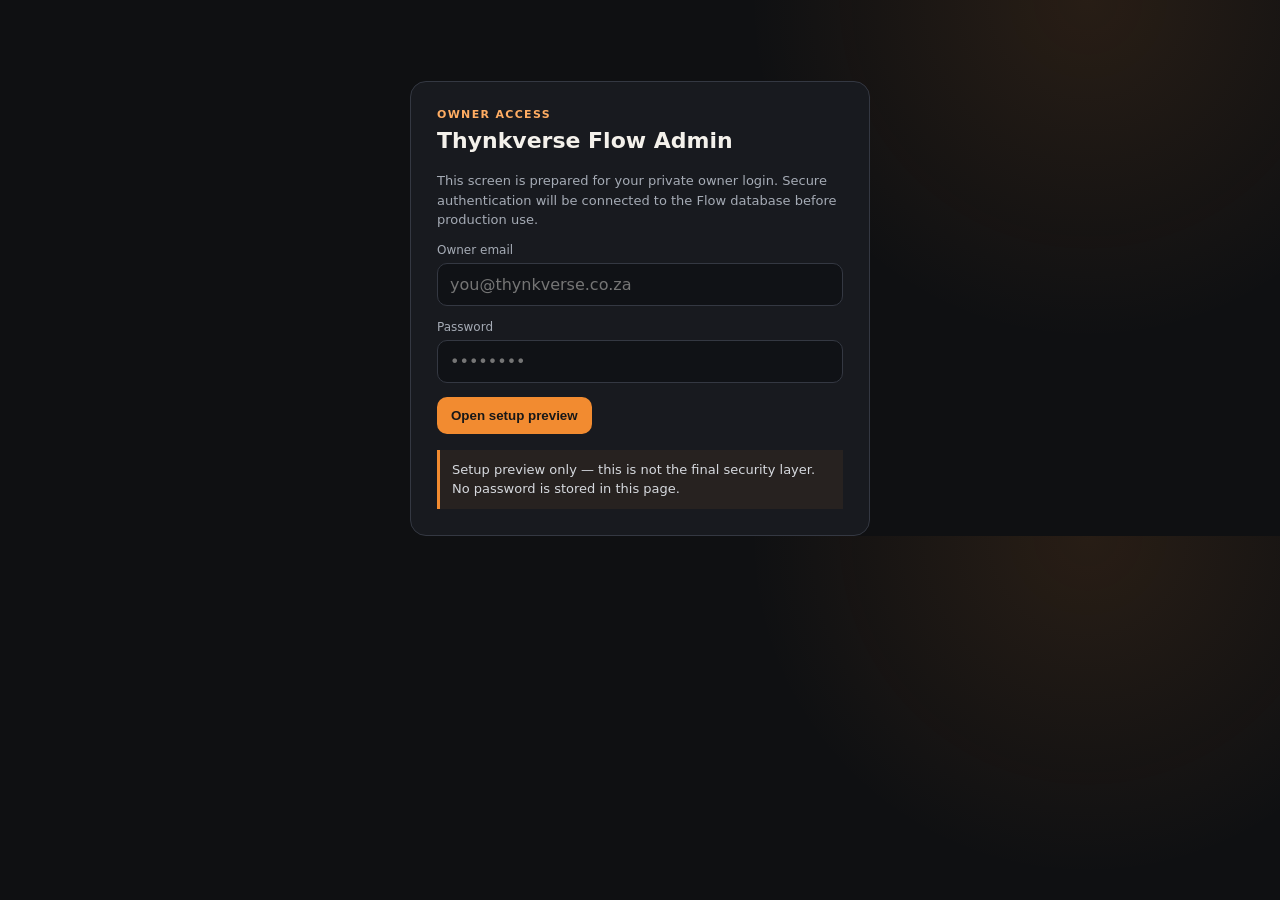
<file: admin.html>
<!doctype html>
<html lang="en">
<head>
<meta charset="utf-8"><meta name="viewport" content="width=device-width,initial-scale=1"><title>Thynkverse Flow — Owner</title>
<style>
:root{--bg:#0f1012;--panel:#181a1f;--panel2:#202329;--line:#343842;--text:#f4f1eb;--muted:#a5abb5;--accent:#f28b30;--ok:#67cf92}*{box-sizing:border-box}body{margin:0;background:radial-gradient(circle at 85% 0,rgba(242,139,48,.11),transparent 28%),var(--bg);color:var(--text);font-family:Inter,system-ui,-apple-system,Segoe UI,sans-serif}.shell{max-width:1050px;margin:auto;padding:24px}.brand{display:flex;gap:12px;align-items:center;margin-bottom:28px}.logo{width:44px;height:44px;display:grid;place-items:center;border-radius:13px;background:var(--accent);color:#151515;font-weight:900}.brand h1{margin:0;font-size:20px}.brand p{margin:3px 0 0;color:var(--muted);font-size:13px}.grid{display:grid;grid-template-columns:1fr .9fr;gap:18px}.card{background:var(--panel);border:1px solid var(--line);border-radius:16px;padding:20px}.eyebrow{text-transform:uppercase;letter-spacing:.12em;color:#ffad63;font-size:11px;font-weight:800}.card h2{margin:7px 0 18px;font-size:22px}.field{margin:0 0 14px}.field label{display:block;margin-bottom:6px;font-size:12px;color:var(--muted)}input,textarea,select{width:100%;border:1px solid var(--line);border-radius:10px;background:#101216;color:var(--text);padding:11px 12px;font:inherit;outline:none}input:focus,textarea:focus,select:focus{border-color:var(--accent)}textarea{min-height:88px;resize:vertical}.row{display:grid;grid-template-columns:1fr 1fr;gap:12px}.btn{border:0;border-radius:10px;background:var(--accent);color:#181818;padding:11px 14px;font-weight:800;cursor:pointer}.secondary{background:var(--panel2);color:var(--text);border:1px solid var(--line)}.preview{background:#101216;border:1px solid var(--line);border-radius:14px;padding:16px}.abbr{font-size:42px;font-weight:900;letter-spacing:.05em}.muted{color:var(--muted);font-size:13px;line-height:1.5}.url{margin-top:12px;background:var(--panel2);padding:11px;border-radius:10px;word-break:break-all;font-size:13px;color:#e9d5bf}.stack{display:flex;gap:8px;flex-wrap:wrap;margin-top:12px}.pill{border:1px solid var(--line);background:#121419;color:var(--muted);border-radius:999px;padding:6px 9px;font-size:12px}.notice{margin-top:16px;border-left:3px solid var(--accent);padding:10px 12px;background:rgba(242,139,48,.07);color:#d6d9de;font-size:13px;line-height:1.5}.status{margin-top:12px;color:var(--ok);font-size:13px}.login{max-width:460px;margin:9vh auto 0}.login .card{padding:26px}.hidden{display:none}@media(max-width:800px){.grid,.row{grid-template-columns:1fr}.shell{padding:16px}}
</style>
</head><body>
<div id="loginView" class="login"><div class="card"><div class="eyebrow">Owner access</div><h2>Thynkverse Flow Admin</h2><p class="muted">This screen is prepared for your private owner login. Secure authentication will be connected to the Flow database before production use.</p><div class="field"><label>Owner email</label><input id="loginEmail" type="email" placeholder="you@thynkverse.co.za"></div><div class="field"><label>Password</label><input id="loginPassword" type="password" placeholder="••••••••"></div><button class="btn" id="demoLogin">Open setup preview</button><div class="notice">Setup preview only — this is not the final security layer. No password is stored in this page.</div></div></div>
<div id="adminView" class="shell hidden"><div class="brand"><div class="logo">T</div><div><h1>Flow Company Creator</h1><p>Create a client identity and shareable Flow URL.</p></div></div><div class="grid"><div class="card"><div class="eyebrow">New client</div><h2>Company details</h2><div class="field"><label>Company name</label><input id="company" placeholder="Example: Remedy Debts"></div><div class="row"><div class="field"><label>Owner / director</label><input id="owner" placeholder="Full name"></div><div class="field"><label>Contact email</label><input id="email" type="email" placeholder="owner@company.co.za"></div></div><div class="row"><div class="field"><label>Industry</label><select id="industry"><option>Debt Review / Financial Services</option><option>Call Centre</option><option>Professional Services</option><option>Other</option></select></div><div class="field"><label>Preferred abbreviation</label><input id="manualAbbr" maxlength="8" placeholder="Auto-generated"></div></div><div class="field"><label>Products</label><input id="products" value="Debt Review, Removal, Mediation" placeholder="Comma separated"></div><div class="field"><label>Notes</label><textarea id="notes" placeholder="Anything specific about this client, their systems or operating model"></textarea></div><button class="btn" id="generate">Generate client access</button></div><div class="card"><div class="eyebrow">Client identity</div><h2>Preview</h2><div class="preview"><div id="abbr" class="abbr">—</div><div id="companyOut" style="font-weight:800;margin-top:4px">Company name</div><div id="ownerOut" class="muted">Owner</div><div class="stack" id="productPills"></div><div class="url" id="clientUrl">Your unique client URL will appear here.</div><div class="stack"><button class="btn secondary" id="openLink">Open client view</button><button class="btn secondary" id="copyLink">Copy link</button></div><div id="status" class="status"></div></div><div class="notice"><b>Planned production structure:</b><br>Each client will be saved against its abbreviation in the Flow database. Example: <b>/c/RDS</b>. You can update the company later without changing the link.</div></div></div></div>
<script>
const $=id=>document.getElementById(id);let current='';
$('demoLogin').onclick=()=>{$('loginView').classList.add('hidden');$('adminView').classList.remove('hidden')};
function makeAbbr(name){const clean=(name||'').trim().replace(/[^A-Za-z0-9 ]+/g,' ').replace(/\s+/g,' ');if(!clean)return'';const words=clean.split(' ').filter(Boolean);if(words.length===1)return words[0].slice(0,4).toUpperCase();const skip=new Set(['and','the','of','for','pty','ltd','inc','cc']);let a=words.filter(w=>!skip.has(w.toLowerCase())).map(w=>w[0]).join('').toUpperCase();if(a.length<2)a=words.map(w=>w[0]).join('').toUpperCase();return a.slice(0,6)}
function render(){const name=$('company').value.trim();const own=$('owner').value.trim();const manual=$('manualAbbr').value.trim().replace(/[^A-Za-z0-9]/g,'').toUpperCase();const ab=manual||makeAbbr(name);const prods=$('products').value.split(',').map(x=>x.trim()).filter(Boolean);$('abbr').textContent=ab||'—';$('companyOut').textContent=name||'Company name';$('ownerOut').textContent=own?`Owner: ${own}`:'Owner';$('productPills').innerHTML=prods.map(x=>`<span class="pill">${x}</span>`).join('');return {name,own,ab,prods}}
['company','owner','manualAbbr','products'].forEach(id=>$(id).addEventListener('input',render));
$('generate').onclick=()=>{const x=render();if(!x.name||!x.ab){$('status').textContent='Enter a company name first.';return}const u=new URL(location.origin+'/c/'+encodeURIComponent(x.ab));u.searchParams.set('name',x.name);if(x.own)u.searchParams.set('owner',x.own);if($('email').value.trim())u.searchParams.set('email',$('email').value.trim());if(x.prods.length)u.searchParams.set('products',x.prods.join('|'));current=u.toString();$('clientUrl').textContent=current;$('status').textContent='Client link generated.'};
$('openLink').onclick=()=>{if(current)window.open(current,'_blank')};$('copyLink').onclick=async()=>{if(!current)return;try{await navigator.clipboard.writeText(current);$('status').textContent='Link copied.'}catch{$('status').textContent='Copy is blocked here. Select and copy the URL above.'}};render();
</script></body></html>
</file>
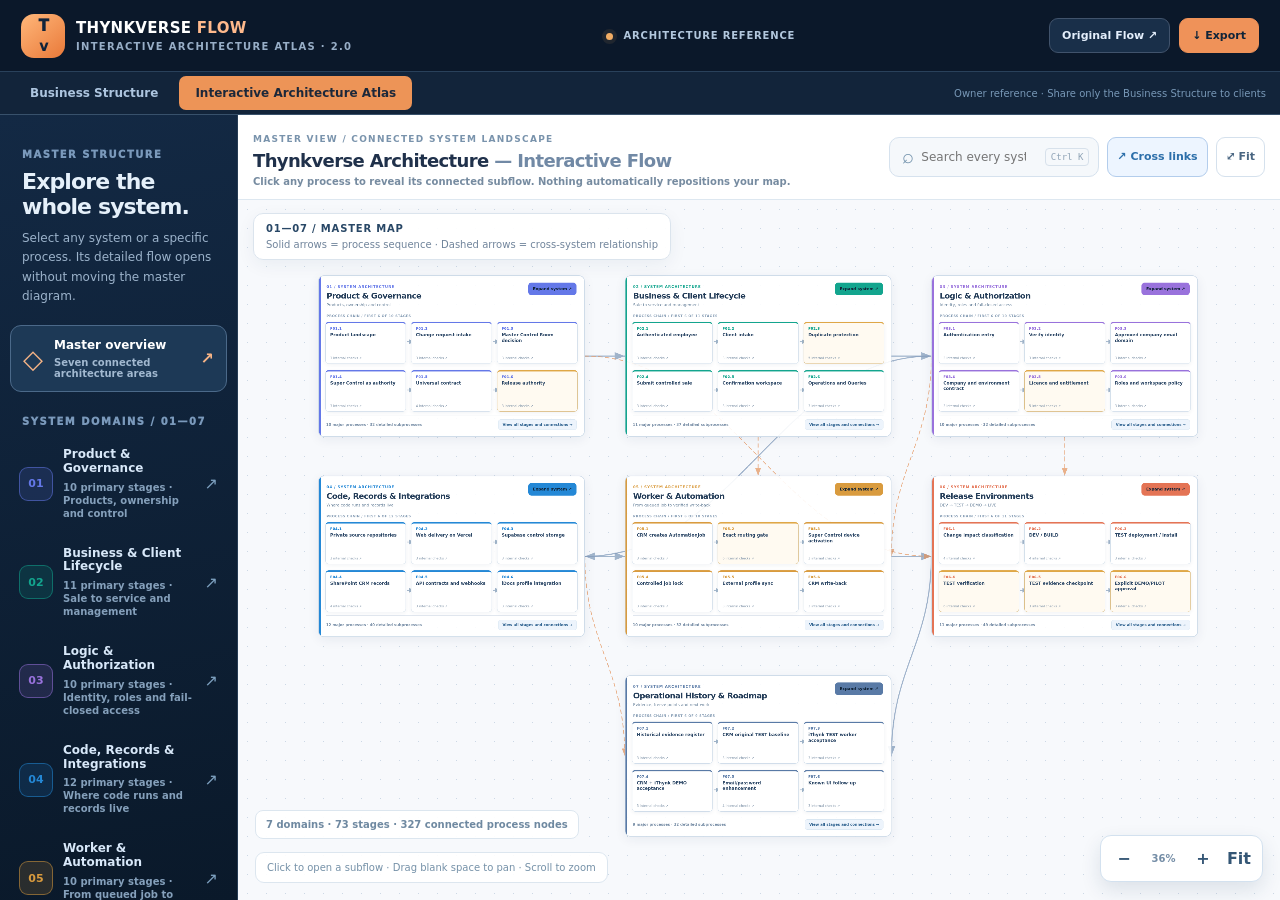
<file: architecture.html>
<!doctype html>
<html lang="en">
<head>
<meta charset="utf-8">
<meta name="viewport" content="width=device-width, initial-scale=1, viewport-fit=cover">
<meta name="theme-color" content="#0b182a">
<meta name="description" content="Thynkverse FLOW v2 — expandable business, authorization, integration, automation and release architecture, with stable navigation and real connected process diagrams.">
<title>THYNKVERSE FLOW | Interactive Architecture Atlas</title>
<link rel="stylesheet" href="flow-v2.css">
</head>
<body>
<header class="topbar">
  <div class="identity">
    <button class="mobile-menu icon-button" type="button" id="menuOpen" aria-label="Open flow navigation">☰</button>
    <span class="brandmark">T<span>V</span></span>
    <div class="brandname"><strong>THYNKVERSE <em>FLOW</em></strong><small>INTERACTIVE ARCHITECTURE ATLAS · 2.0</small></div>
  </div>
  <div class="app-tag"><i></i> ARCHITECTURE REFERENCE <span>· NOT LIVE TELEMETRY</span></div>
  <div class="top-actions">
    <a class="header-link" href="/business-flow.html" title="Preserved original business diagram">Original Flow ↗</a>
    <button class="header-btn" type="button" id="exportData">↓ Export</button>
  </div>
</header>
<nav class="atlas-tabs" aria-label="Flow sections"><a href="/">Business Structure</a><a href="/architecture" class="active" aria-current="page">Interactive Architecture Atlas</a><span>Owner reference · Share only the Business Structure to clients</span></nav>
<div class="shell">
  <div id="menuBackdrop" class="menu-backdrop"></div>
  <aside class="sidebar" id="sidebar">
    <div class="side-head">
      <p class="side-kicker">MASTER STRUCTURE</p>
      <h2>Explore the whole system.</h2>
      <p>Select any system or a specific process. Its detailed flow opens without moving the master diagram.</p>
    </div>
    <button type="button" class="all-map" id="allMap"><span class="all-map-icon">◇</span><span>Master overview<small>Seven connected architecture areas</small></span><b>↗</b></button>
    <p class="nav-kicker">SYSTEM DOMAINS / 01—07</p>
    <nav id="flowNavigation" class="flow-navigation" aria-label="Architecture system navigation"></nav>
    <div class="sidebar-div"></div>
    <p class="nav-kicker">JUMP TO A PROCESS</p>
    <div class="quicklinks">
      <button type="button" data-open="F06.8">Explicit LIVE approval <span>↗</span></button>
      <button type="button" data-open="F06.9">LIVE deployment <span>↗</span></button>
      <button type="button" data-open="F06.10">Audit, rollback & monitoring <span>↗</span></button>
      <button type="button" data-open="F05.2">Worker isolation gate <span>↗</span></button>
      <button type="button" data-open="F02.11">Supervisor / Main Focus <span>↗</span></button>
    </div>
    <div class="side-note"><b>Universal release authority</b><span>DEV → TEST → VERIFY → DEMO → VERIFY → LIVE. The diagram does not authorize or trigger any deployment.</span></div>
    <footer>Original Flow preserved · New architecture on draft branch</footer>
  </aside>

  <main class="workspace">
    <div class="toolbar">
      <div class="heading">
        <span class="overline">MASTER VIEW / CONNECTED SYSTEM LANDSCAPE</span>
        <h1>Thynkverse Architecture <span>— Interactive Flow</span></h1>
        <p>Click any process to reveal its connected subflow. Nothing automatically repositions your map.</p>
      </div>
      <div class="toolbar-controls">
        <label class="search-box" for="findProcess">
          <span aria-hidden="true">⌕</span>
          <input type="search" id="findProcess" placeholder="Search every system & step" autocomplete="off" aria-label="Search all architecture processes">
          <kbd>Ctrl K</kbd>
          <div id="searchMenu" class="search-menu" role="listbox" aria-label="Matching architecture processes"></div>
        </label>
        <button type="button" class="filter-btn on" id="linksToggle" aria-pressed="true">↗ Cross links</button>
        <button type="button" class="filter-btn" id="fitCanvas">⤢ Fit</button>
      </div>
    </div>
    <div class="canvas-wrap" id="canvasWrap">
      <div class="master-hint"><b>01—07 / MASTER MAP</b><span>Solid arrows = process sequence · Dashed arrows = cross-system relationship</span></div>
      <div id="viewport" class="viewport" aria-label="Pan and zoom master architecture diagram" tabindex="0">
        <div class="world" id="world">
          <svg id="masterEdges" class="master-edges" aria-hidden="true"></svg>
          <div class="regionLayer" id="regionLayer"></div>
        </div>
      </div>
      <div class="canvas-guidance">Click to open a subflow · Drag blank space to pan · Scroll to zoom</div>
      <div class="map-zoom">
        <button type="button" id="zoomOut" aria-label="Zoom out">−</button>
        <span id="zoomPercent">70%</span>
        <button type="button" id="zoomIn" aria-label="Zoom in">+</button>
        <button type="button" id="fitCanvas2" aria-label="Fit all groups">Fit</button>
      </div>
      <div class="map-stats" id="mapStats"></div>

      <section class="flow-window" id="flowWindow" role="dialog" aria-label="Expanded connected architecture subflow" aria-modal="false" hidden>
        <header class="flow-window-head">
          <div class="flow-window-identity"><span id="detailNum" class="detail-num">06</span><div><small id="detailKicker">FLOW / EXPANDED</small><h2 id="detailTitle">Release environments</h2><p id="detailSummary"></p></div></div>
          <div class="detail-actions">
            <button type="button" id="expandAll" class="detail-tool" title="Expand every nested process in this system">Expand all</button>
            <button type="button" id="collapseAll" class="detail-tool" title="Collapse all nested processes">Collapse all</button>
            <button type="button" id="copyNodeLink" class="detail-tool" title="Copy link to this stage">Share</button>
            <button type="button" id="closeFlow" class="close-flow" aria-label="Close expanded process">×</button>
          </div>
        </header>
        <div class="subgraph-hint">
          <span id="breadCrumb" class="breadcrumb">Master / System</span>
          <span>Click any node to open its details <b>at that node</b> · Only you control canvas movement.</span>
        </div>
        <div class="flow-scroll" id="flowScroll">
          <div id="flowMap" class="flow-map"></div>
        </div>
        <footer class="flow-window-foot">
          <span id="flowStats">0 connected processes</span>
          <span>Reference model · No operational writes</span>
        </footer>
      </section>
      <div id="toast" class="toast" role="status" aria-live="polite"></div>
    </div>
  </main>
</div>
<script src="architecture-data.js"></script>
<script src="architecture-expansion.js"></script>
<script src="flow-v2.js"></script>
</body>
</html>
</file>
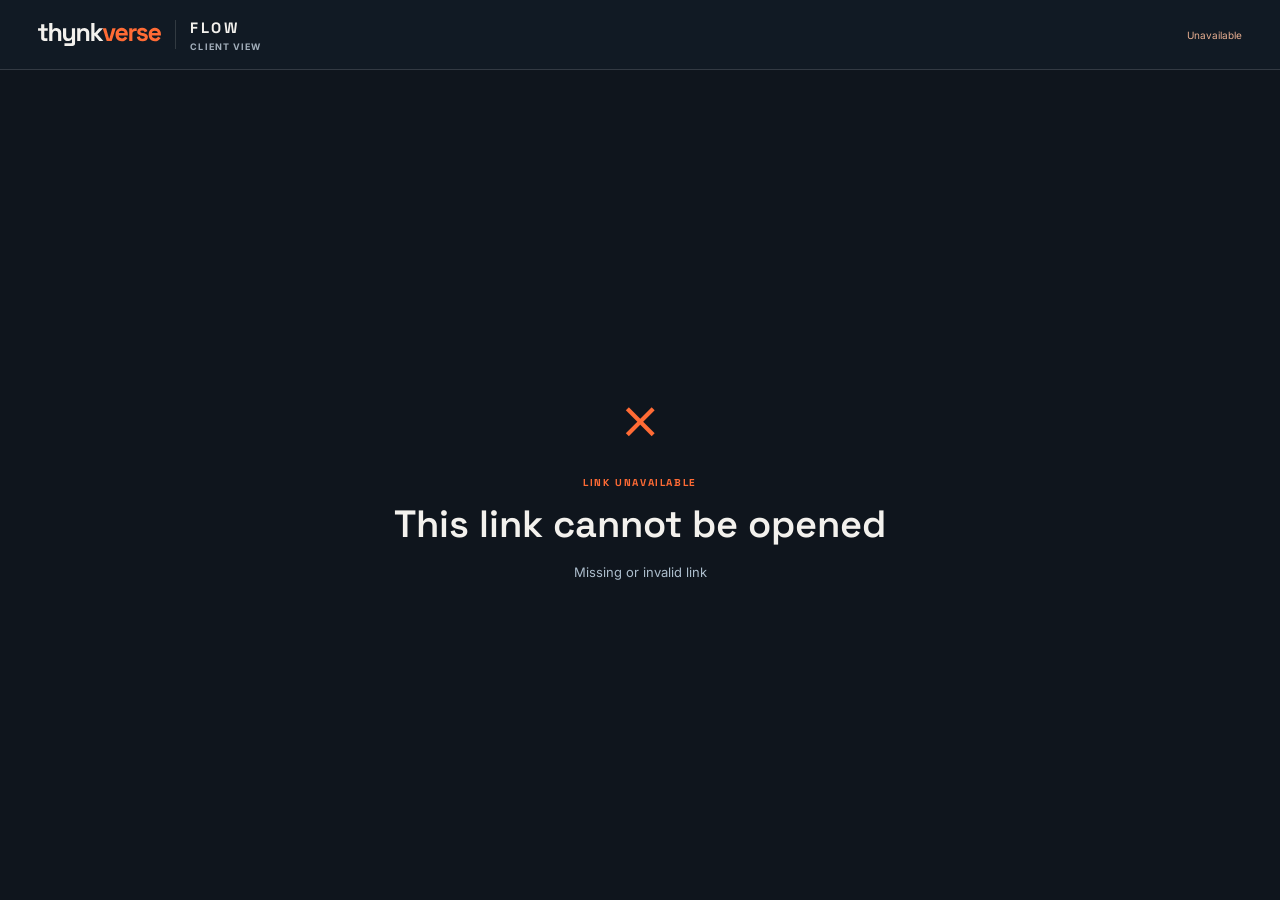
<file: share.html>
<!doctype html>
<html lang="en"><head><meta charset="utf-8"><meta name="viewport" content="width=device-width,initial-scale=1,viewport-fit=cover"><meta name="theme-color" content="#0F151D"><meta name="robots" content="noindex,nofollow"><title>Shared business diagram · Thynkverse Flow</title>
<link rel="preconnect" href="https://fonts.googleapis.com"><link rel="preconnect" href="https://fonts.gstatic.com" crossorigin><link href="https://fonts.googleapis.com/css2?family=Inter:wght@400;500;600;700&family=Space+Grotesk:wght@400;500;600;700&display=swap" rel="stylesheet">
<link rel="stylesheet" href="flow-library.css"><link rel="stylesheet" href="flow-share.css"></head>
<body>
<header class="appbar"><div class="brand"><img src="assets/thynkverse-flow-wordmark.svg" alt="Thynkverse"><span class="brand-rule"></span><div class="flowbrand">FLOW <small>CLIENT VIEW</small></div></div><span id="expiryLabel" class="expiry-label">Secure view · checking link</span></header>
<main class="share-main">
 <section id="shareLoading" class="access-message"><div class="access-logo">◇</div><span class="eyebrow">PRIVATE SNAPSHOT</span><h1>Opening your business diagram</h1><p>Validating the link and its expiry.</p></section>
 <section id="shareError" class="access-message" hidden><div class="access-logo">×</div><span class="eyebrow">LINK UNAVAILABLE</span><h1 id="errorTitle">This link cannot be opened</h1><p id="errorText">Request a new diagram link from the sender.</p></section>
 <section id="shareView" class="share-view" hidden>
  <div class="share-top"><div><span class="eyebrow" id="shareIndustry">BUSINESS DIAGRAM</span><h1 id="shareName">Business process</h1></div><div class="share-badges"><span>Read-only snapshot</span><span id="shareExpiry"></span></div></div>
  <div class="share-canvas"><div class="editor-guidance">Drag the background to move · Tap a process to read its definition</div><div class="pan-viewport" id="shareViewport" tabindex="0" aria-label="Read-only business structure diagram"><div id="shareWorld" class="diagram-world"><svg class="edge-svg" id="shareEdges" aria-hidden="true"></svg><div id="shareNodes" class="diagram-nodes"></div></div></div>
  <div class="zoom-controls"><button id="shareMinus" type="button">−</button><span id="shareScale">100%</span><button id="sharePlus" type="button">+</button><button id="shareFit" type="button">Fit</button></div>
  <div class="drawer-scrim" id="shareScrim"></div><aside id="shareDetails" class="glass-drawer right" aria-label="Process definition" aria-hidden="true"><div class="drawer-heading"><div><span class="eyebrow">PROCESS DETAILS</span><h2 id="shareDetailTitle">Process</h2><p>Read-only diagram information</p></div><button id="shareCloseDetails" class="x" aria-label="Close details">×</button></div><div id="shareDetailBody" class="drawer-body"></div></aside>
  </div>
  <p class="client-disclaimer">This is a fixed, read-only snapshot. Changes made after the link was issued are not included. Cross-diagram links may require a separate shared diagram.</p>
 </section>
</main>
<script src="flow-share.js"></script>
</body></html>
</file>
<file: flow-v2.css>
/* Thynkverse FLOW v2 — stable spatial overview + connected in-place process expansion */
:root{--navy:#101e30;--navy2:#172e48;--orange:#ef9259;--ink:#20314b;--text:#243b55;--muted:#72869d;--border:#dce5ef;--paper:#f5f8fc;--flow:#597fc5;--top:72px;--sidebar:272px}
*{box-sizing:border-box}
html,body{margin:0;min-height:100%;font-family:Inter,ui-sans-serif,system-ui,-apple-system,BlinkMacSystemFont,"Segoe UI",sans-serif;background:#f3f7fb;color:var(--ink);overscroll-behavior:none}
button,input{font:inherit}button{cursor:pointer}button:focus-visible,input:focus-visible,a:focus-visible{outline:3px solid #73adf6;outline-offset:2px}
a{text-decoration:none;color:inherit}button{touch-action:manipulation}
.topbar{height:var(--top);background:#0b182a;display:flex;align-items:center;justify-content:space-between;gap:22px;color:#fff;padding:0 21px;border-bottom:1px solid #29415b;position:relative;z-index:50}
.identity{display:flex;align-items:center;gap:11px;min-width:0}.brandmark{display:grid;place-items:center;width:44px;height:44px;flex-shrink:0;background:linear-gradient(140deg,#ffb77a,#e97939);color:#11243b;border-radius:13px;font-size:15px;font-weight:1000;letter-spacing:-.09em}.brandmark span{font-size:11px}.brandname strong{display:block;font-size:15px;letter-spacing:.02em;white-space:nowrap}.brandname em{font-style:normal;color:#ffb98c}.brandname small{display:block;font-size:10px;letter-spacing:.13em;color:#98aec7;font-weight:850;margin-top:4px}
.app-tag{font-size:10px;letter-spacing:.08em;white-space:nowrap;color:#b2c7dd;font-weight:800}.app-tag i{display:inline-block;vertical-align:middle;width:7px;height:7px;border-radius:50%;background:#f2ad65;box-shadow:0 0 0 4px rgba(242,173,101,.09);margin-right:6px}.app-tag span{color:#6f899f}
.top-actions{display:flex;gap:9px;align-items:center}.header-link,.header-btn{border-radius:9px;border:1px solid #41536c;background:#192f49;color:#e4effc;padding:10px 12px;font-size:11px;font-weight:800;white-space:nowrap}.header-link:hover,.header-btn:hover{background:#264564;border-color:#7291b5}.header-btn{background:var(--orange);border-color:var(--orange);color:#0f2439}.header-btn:hover{background:#ffaf77;color:#0f2439}.mobile-menu{display:none}
.shell{height:calc(100dvh - var(--top));display:grid;grid-template-columns:var(--sidebar) minmax(0,1fr);min-height:0}
.sidebar{overflow:auto;padding:22px 15px 28px;background:linear-gradient(170deg,#132944,#0a192a);color:#e5f0fa;border-right:1px solid #263c54}
.side-head{padding:5px 12px 19px}.side-head h2{margin:10px 0;font-size:22px;line-height:1.12;letter-spacing:-.04em}.side-head p:not(.side-kicker){font-size:12px;line-height:1.6;color:#9cb3cb;margin:0}.side-kicker,.nav-kicker{text-transform:uppercase;letter-spacing:.15em;font-size:10px;font-weight:950;color:#7a99bb}.nav-kicker{margin:24px 12px 10px}
.all-map{width:100%;display:flex;align-items:center;gap:11px;background:#1d3956;color:#fff;border:1px solid #4b6989;border-radius:11px;padding:12px;text-align:left}.all-map:hover{background:#274e71}.all-map-icon{color:#f6b486;font-size:26px;font-weight:300;line-height:1}.all-map>span:nth-child(2){flex:1;font-size:12px;font-weight:900}.all-map small{font-size:10px;display:block;font-weight:550;margin-top:5px;color:#a2b9d0}.all-map>b{color:#f7b486}
.flow-navigation{display:grid;gap:5px}.nav-flow{width:100%;display:flex;align-items:center;gap:10px;background:transparent;border:1px solid transparent;border-radius:11px;padding:10px 8px;color:#d8e8f9;text-align:left;transition:background .12s}.nav-flow:hover,.nav-flow.active{background:#1a3858;border-color:#405c7e}.nav-number{display:grid;place-items:center;width:34px;height:34px;flex:0 0 auto;color:var(--accent);background:color-mix(in srgb,var(--accent) 15%,transparent);border:1px solid color-mix(in srgb,var(--accent) 52%,transparent);border-radius:9px;font-weight:900;font-size:11px}.nav-name{display:block;font-size:12px;font-weight:850;line-height:1.15}.nav-name small{display:block;color:#85a0bb;font-size:10px;font-weight:650;line-height:1.3;margin-top:5px}.nav-caret{margin-left:auto;color:#7c9fbe}.sidebar-div{height:1px;background:#304965;margin:20px 8px 0}
.quicklinks{display:grid;gap:6px;margin:0 8px}.quicklinks button{display:flex;align-items:center;justify-content:space-between;gap:7px;text-align:left;padding:9px 10px;background:#132c49;border:1px solid #334f6f;border-radius:8px;color:#b8cee5;font-size:11px;font-weight:700}.quicklinks button:hover{border-color:#7aa3ce;color:#fff}.quicklinks button span{color:#efaa78}
.side-note{margin:24px 8px 15px;border:1px solid #62533f;border-radius:11px;padding:12px 13px;background:rgba(241,154,79,.07);display:grid;gap:5px;font-size:11px;line-height:1.5;color:#aabed2}.side-note b{color:#ffba83}.sidebar footer{font-size:10px;color:#708eac;margin:20px 11px}
.workspace{display:flex;flex-direction:column;min-width:0;overflow:hidden}.toolbar{display:flex;gap:22px;align-items:center;justify-content:space-between;flex-wrap:wrap;padding:17px 21px 16px;background:#fff;border-bottom:1px solid #dde7f0;z-index:23}.overline{font-size:9px;letter-spacing:.14em;color:#7993ac;font-weight:900}.heading h1{font-size:21px;margin:4px 0 4px;font-weight:900;line-height:1.2;letter-spacing:-.035em}.heading h1 span{color:#7189a5;font-weight:700}.heading p{color:#768ba0;font-size:11px;margin:0;font-weight:550}
.toolbar-controls{display:flex;gap:8px;align-items:center;flex-wrap:wrap}
.search-box{position:relative;display:flex;align-items:center;width:260px;min-height:40px;border:1px solid #d6e2ee;background:#f5f8fb;border-radius:10px;color:#7191ab}.search-box>span{font-size:20px;margin-left:12px;margin-top:-2px}.search-box:focus-within{border-color:#76a9f1;box-shadow:0 0 0 3px rgba(76,136,220,.10)}.search-box input{outline:none;border:0;background:transparent;padding:9px 7px;flex:1;min-width:30px;font-size:12px;color:#213e5b}.search-box kbd{border:1px solid #d7e1eb;border-radius:4px;margin-right:9px;padding:3px 5px;color:#8fa3b6;font-size:9px;white-space:nowrap}
.filter-btn{border-radius:9px;border:1px solid #d5e1ed;background:#fff;color:#4a6682;padding:10px 11px;font-size:11px;font-weight:850;min-height:40px}.filter-btn:hover{background:#edf5ff}.filter-btn.on{border-color:#b3cdec;background:#edf5ff;color:#2d6faa}
.search-menu{position:absolute;left:0;top:46px;width:min(520px,90vw);max-height:420px;overflow:auto;background:#fff;border:1px solid #d2e2ef;border-radius:12px;box-shadow:0 22px 54px rgba(14,38,69,.22);padding:6px;display:none;z-index:85}.search-menu.open{display:block}.search-item{display:grid;gap:5px;width:100%;border:0;border-radius:8px;background:transparent;text-align:left;padding:10px;color:#244264}.search-item:hover{background:#edf5fb}.search-item small{font-weight:850;font-size:9px;letter-spacing:.06em;color:#7293b4}.search-item strong{font-weight:850;font-size:12px}.search-item span{font-size:10px;color:#738ca4;line-height:1.4}.no-result{padding:20px 12px;color:#66829e;font-size:12px}
.canvas-wrap{position:relative;flex:1;min-height:0;overflow:hidden;background-color:#f7f9fc;background-image:radial-gradient(#ccd8e5 .9px,transparent 1px);background-size:19px 19px}
.viewport{position:absolute;inset:0;overflow:hidden;touch-action:none;cursor:grab}.viewport.dragging{cursor:grabbing}.world{position:absolute;top:0;left:0;transform-origin:0 0;will-change:transform}.regionLayer{position:absolute;top:0;left:0}.master-edges{position:absolute;top:0;left:0;overflow:visible;pointer-events:none}
.master-hint{position:absolute;left:15px;top:13px;display:grid;gap:5px;z-index:10;background:rgba(255,255,255,.94);border:1px solid #dbe4ed;border-radius:10px;padding:9px 12px;pointer-events:none;box-shadow:0 5px 18px rgba(23,47,77,.06)}.master-hint b{font-size:10px;color:#284766;letter-spacing:.08em}.master-hint span{font-size:10px;color:#70849b}
.canvas-guidance{position:absolute;bottom:17px;left:17px;color:#7591a8;background:rgba(255,255,255,.92);padding:9px 11px;font-size:10px;border:1px solid #dce6ef;border-radius:9px;z-index:10;pointer-events:none}.map-stats{position:absolute;bottom:61px;left:17px;color:#6f89a1;font-size:10px;font-weight:800;background:rgba(255,255,255,.94);border:1px solid #dce6ef;border-radius:8px;padding:8px 10px;z-index:10;pointer-events:none}
.map-zoom{position:absolute;right:17px;bottom:18px;z-index:11;display:flex;align-items:center;background:#fff;border:1px solid #d3e1ef;border-radius:11px;padding:5px;box-shadow:0 8px 20px rgba(26,57,89,.12)}.map-zoom button{border:0;border-radius:7px;background:transparent;color:#345675;min-width:36px;height:35px;font-size:16px;font-weight:900}.map-zoom button:hover{background:#edf5fd}.map-zoom span{min-width:43px;text-align:center;font-size:10px;color:#748da6;font-weight:900}
.region{position:absolute;width:735px;height:445px;padding:18px 21px;border:2px solid #cfdce9;border-radius:16px;background:rgba(255,255,255,.90);box-shadow:0 8px 32px rgba(24,47,78,.07);z-index:2;overflow:hidden}
.region::before{content:"";position:absolute;inset:0 auto 0 0;width:5px;background:var(--accent)}
.region-title-row{display:flex;justify-content:space-between;align-items:flex-start;gap:14px}.region-eyebrow{font-size:10px;letter-spacing:.12em;color:var(--accent);font-weight:900}.region h2{font-size:22px;line-height:1.2;letter-spacing:-.04em;margin:5px 0 4px;color:#233c58}.region-summary{font-size:11px;color:#7189a0;line-height:1.4;max-width:550px}.region-open{flex:0 0 auto;border-radius:9px;background:var(--accent);border:1px solid var(--accent);color:#112438;font-weight:900;font-size:11px;padding:10px 12px}.region-open:hover{filter:brightness(1.05)}.region-small-count{font-size:9px;color:#8aa0b7;text-transform:uppercase;font-weight:850;letter-spacing:.09em;margin-top:17px}
.region-preview{position:absolute;inset:126px 18px 67px 18px;display:grid;grid-template-columns:repeat(3,minmax(0,1fr));grid-template-rows:repeat(2,1fr);gap:17px 14px}
.preview-step{display:flex;flex-direction:column;align-items:flex-start;gap:5px;text-align:left;border:1px solid #cbd9e7;border-top:4px solid var(--accent);background:#fff;color:#2d4867;border-radius:9px;padding:10px 12px;min-width:0;box-shadow:0 3px 12px rgba(24,53,86,.06);z-index:2;position:relative}
.preview-step:hover{border-color:var(--accent);background:color-mix(in srgb,var(--accent) 6%,white)}
.preview-step .preview-code{font-size:9px;color:var(--accent);font-weight:950;letter-spacing:.09em}
.preview-step strong{font-size:12px;line-height:1.32;max-height:45px;overflow:hidden}.preview-step small{font-size:9px;color:#8598ac;margin-top:auto}.preview-step.decision{border-color:#d5b374;border-top-color:#dfa747;background:#fffaf1}
.region-bottom{position:absolute;left:20px;right:20px;bottom:17px;border-top:1px solid #e1e7ef;padding-top:11px;display:flex;align-items:center;justify-content:space-between;gap:12px}.region-bottom span{color:#798fa7;font-size:10px;font-weight:800}.region-bottom button{background:#edf4fc;border:1px solid #d6e4f0;color:#326592;border-radius:7px;padding:8px 11px;font-size:10px;font-weight:850}.region-bottom button:hover{background:#dae9fb}.overview-edge{stroke:#829bbb;stroke-width:3.1;fill:none;stroke-linecap:round;stroke-linejoin:round;opacity:.73}.overview-edge.cross{stroke:#e4935b;stroke-width:2.3;stroke-dasharray:10 9;opacity:.7}.overview-edge.hidden-cross{opacity:0}.edge-label-box{fill:#fff;stroke:#d2dfe9;stroke-width:1}.edge-label{fill:#536d88;font-size:15px;font-weight:900}
.flow-window{position:absolute;top:17px;left:17px;width:min(1130px,calc(100% - 34px));height:min(770px,calc(100% - 34px));background:#fff;border:1px solid #bacde1;border-radius:16px;z-index:27;display:flex;flex-direction:column;box-shadow:0 25px 88px rgba(13,35,61,.25);overflow:hidden}
.flow-window[hidden]{display:none}.flow-window-head{flex:0 0 auto;display:flex;align-items:center;justify-content:space-between;gap:16px;padding:15px 18px;background:#fdfefe;border-bottom:1px solid #e0e7ee}
.flow-window-identity{display:flex;gap:11px;align-items:center;min-width:0}.detail-num{flex:0 0 auto;width:45px;height:45px;border-radius:11px;border:1px solid color-mix(in srgb,var(--accent) 50%,transparent);background:color-mix(in srgb,var(--accent) 14%,white);display:grid;place-items:center;color:var(--accent);font-weight:950;font-size:15px}.flow-window-identity small{font-weight:950;letter-spacing:.15em;color:var(--accent);font-size:9px}.flow-window-identity h2{font-size:19px;line-height:1.2;margin:3px 0;letter-spacing:-.03em;color:#1c3450}.flow-window-identity p{font-size:10px;color:#6e869e;margin:0;line-height:1.4;max-width:630px}
.detail-actions{display:flex;align-items:center;gap:6px}.detail-tool{border:1px solid #d5e0eb;border-radius:8px;padding:9px 10px;background:#f5f8fc;color:#3a6289;font-size:11px;font-weight:850;white-space:nowrap}.detail-tool:hover{background:#e4effb}.close-flow{border:1px solid #d8e3ec;border-radius:9px;width:35px;height:35px;background:#f1f5f9;color:#435e78;font-weight:850;font-size:21px}.close-flow:hover{background:#ffece0;color:#b35428}
.subgraph-hint{display:flex;align-items:center;justify-content:space-between;gap:10px;padding:9px 19px;border-bottom:1px solid #e4ebf2;background:#f8fafd;font-size:10px;color:#8496a9}.subgraph-hint b{color:#486a8d}.breadcrumb{font-weight:850;color:#3b617f}.flow-scroll{flex:1;min-height:0;overflow:auto;overscroll-behavior:contain;padding:24px 22px 40px;background-color:#f8fafc;background-image:radial-gradient(#d7e2ed .8px,transparent 1px);background-size:18px 18px;scroll-behavior:auto}
.flow-map{position:relative;min-width:950px;min-height:100px}.flow-sequence{position:relative;display:grid;grid-template-columns:repeat(3,minmax(0,1fr));gap:77px 22px;align-items:start;z-index:2}.inner-edges{position:absolute;inset:0;overflow:visible;pointer-events:none;z-index:1}.inner-edge{fill:none;stroke:#91a8bd;stroke-width:2.4;stroke-linecap:round;opacity:.75}.stage-cell{position:relative;min-width:0;z-index:2}
.stage-node{display:block;width:100%;min-height:143px;text-align:left;border-radius:11px;background:#fff;padding:13px 14px;color:#203b56;border:1px solid #cfdeeb;border-left:5px solid var(--accent);box-shadow:0 5px 19px rgba(17,44,73,.08);position:relative;z-index:3}
.stage-node:hover,.tree-node:hover{border-color:var(--accent);box-shadow:0 9px 23px rgba(21,52,79,.13)}.stage-node.open{outline:2px solid color-mix(in srgb,var(--accent) 65%,white);outline-offset:1px;background:color-mix(in srgb,var(--accent) 4%,white)}.stage-node.featured{border-color:#efba75;background:#fffaf2}
.node-topline{display:flex;align-items:center;justify-content:space-between;gap:9px}.node-id{font-size:10px;font-weight:950;letter-spacing:.06em;color:var(--accent)}.node-state{background:#ecf3fa;border-radius:999px;color:#5e7a98;font-size:9px;font-weight:800;padding:4px 7px;white-space:nowrap}.node-state.verified{color:#1b8876;background:#e0f8ee}.node-state.frozen{color:#6572b4;background:#eff0ff}.node-state.gate{color:#b46c25;background:#fff0df}.node-state.pending{color:#b26446;background:#ffeee7}.node-state.planned{color:#795c9d;background:#f2ecfb}
.stage-node h3{font-size:14px;line-height:1.28;margin:11px 0 8px;font-weight:900;letter-spacing:-.02em}.node-descr{font-size:11px;line-height:1.5;color:#71869b;margin:0 0 7px}.node-meta{display:flex;align-items:center;justify-content:space-between;gap:8px;border-top:1px solid #e8edf2;padding-top:8px;margin-top:9px;font-size:10px;color:#758aa0;font-weight:850}.expander{font-weight:950;color:var(--accent)}
.flow-cell-links{display:flex;gap:5px;flex-wrap:wrap;margin:9px 2px 0;position:relative;z-index:4}.cross-chip{border:1px dashed color-mix(in srgb,var(--accent) 65%,#fff);color:#476784;background:color-mix(in srgb,var(--accent) 6%,white);font-size:9px;padding:6px 7px;border-radius:7px;font-weight:800}.cross-chip:hover{background:#e8f3ff}
.branch-tree{margin:18px 0 0;padding:15px 0 1px 15px;border-left:2px solid color-mix(in srgb,var(--accent) 50%,#dce5ef);position:relative}.branch-tree::before{content:"";position:absolute;top:0;left:-2px;width:15px;border-top:2px solid color-mix(in srgb,var(--accent) 55%,#dce5ef)}
.branch-caption{display:block;font-size:10px;font-weight:950;letter-spacing:.12em;color:var(--accent);margin:0 0 14px}.tree-list{display:grid;gap:12px}.tree-wrap{position:relative}.tree-wrap::before{content:"";position:absolute;top:32px;left:-15px;width:15px;border-top:2px solid color-mix(in srgb,var(--accent) 38%,#dce5ef)}
.tree-node{width:100%;text-align:left;background:#fff;border:1px solid #d4e0eb;border-radius:9px;padding:11px 12px;color:#24425e;display:grid;gap:7px;box-shadow:0 3px 13px rgba(27,52,83,.05)}
.tree-node strong{font-size:11px;line-height:1.34}.tree-node span{font-size:10px;line-height:1.45;color:#6e849b}.tree-node .tree-node-top{display:flex;align-items:center;gap:9px}.tree-node .tree-node-top b{font-size:9px;color:var(--accent);letter-spacing:.06em}.tree-node .tree-node-top em{font-size:9px;font-style:normal;color:#7694b1;margin-left:auto}.tree-wrap[aria-expanded="true"]>.tree-node{border-color:var(--accent);background:color-mix(in srgb,var(--accent) 4%,white)}
.tree-node.decision-box{background:#fffaf3;border-color:#d9ac6d}.diamond-mark{width:14px;height:14px;transform:rotate(45deg);background:#ffda9a;border:2px solid #c99042;display:inline-block;margin:0 4px 0 1px}
.branch-tree.nested{margin-top:12px;padding-left:12px}.branch-tree.nested .tree-wrap::before{left:-12px;width:12px}
.decision-outcomes{margin:13px 0 4px;display:grid;gap:9px;grid-template-columns:1fr 1fr}.outcome{border-radius:9px;padding:11px 9px;background:#f4fbf8;border:1px solid #b9dfcd;display:grid;align-content:start;gap:7px;text-align:left;min-height:116px;color:#31596c}.outcome.no{border-color:#e6c3bd;background:#fff5f1}.outcome .outcome-label{font-size:9px;font-weight:1000;letter-spacing:.07em;color:#15866c}.outcome.no .outcome-label{color:#ba6a47}.outcome strong{font-size:10px;line-height:1.3}.outcome small{font-size:9px;line-height:1.45;color:#6b8295}.outcome:hover{box-shadow:0 5px 16px rgba(33,52,71,.12)}
.node-extra{display:flex;gap:5px;flex-wrap:wrap;padding-top:8px}.node-extra button{border:1px solid #dce5ee;color:#4d7b9e;background:#f4f9fe;border-radius:7px;padding:6px;font-size:9px;font-weight:850}.node-extra button:hover{background:#e4f3fd}
.flow-window-foot{padding:9px 17px;display:flex;justify-content:space-between;gap:10px;border-top:1px solid #e2eaf2;background:#fff;font-size:9px;color:#758ca3;font-weight:850;letter-spacing:.04em}
.toast{position:absolute;bottom:76px;left:50%;transform:translateX(-50%);z-index:80;border-radius:9px;background:#143049;color:#fff;box-shadow:0 7px 25px rgba(13,30,54,.2);padding:12px 17px;font-size:11px;font-weight:800;opacity:0;pointer-events:none;transition:opacity .15s}.toast.show{opacity:1}
.menu-backdrop{display:none}
@media(max-width:1320px){:root{--sidebar:238px}.sidebar{padding:19px 10px}.toolbar{padding:12px 15px}.heading h1{font-size:18px}.heading p{font-size:10px}.filter-btn{padding:8px 9px}.search-box{width:210px}.app-tag span{display:none}}
@media(max-width:1000px){.app-tag{display:none}.flow-window{width:calc(100% - 22px)!important;left:11px!important;top:11px;height:calc(100% - 22px)}.detail-tool{padding:8px;font-size:10px}.flow-window-identity p{display:none}.flow-window-head{padding:11px}.flow-scroll{padding:15px 12px}.subgraph-hint{padding:8px 11px}.subgraph-hint>span:last-child{display:none}}
@media(max-width:780px){:root{--top:64px}.topbar{padding:0 11px;gap:8px}.brandmark{width:37px;height:37px;border-radius:10px}.brandname strong{font-size:12px}.brandname small{font-size:8px;letter-spacing:.05em}.top-actions .header-link{display:none}.header-btn{padding:9px;font-size:10px}.mobile-menu{display:grid;place-items:center;min-width:36px;height:36px;border:1px solid #354d67;color:#d9eafa;background:#213850;border-radius:9px;font-size:18px}
.shell{display:block}.sidebar{position:fixed;top:var(--top);bottom:0;left:0;width:min(294px,87vw);transform:translateX(-105%);transition:transform .15s;z-index:60;box-shadow:15px 0 48px rgba(10,27,46,.30)}.sidebar.menu-open{transform:translateX(0)}.menu-backdrop.open{display:block;position:fixed;inset:var(--top) 0 0;background:rgba(10,24,40,.5);z-index:59}
.workspace{height:calc(100dvh - var(--top))}.toolbar{padding:11px;gap:10px}.overline{font-size:8px}.heading h1{font-size:16px}.heading p{display:none}.toolbar-controls{width:100%;gap:6px}.search-box{flex:1;min-width:0}.search-box kbd{display:none}.filter-btn{font-size:10px;min-height:36px;padding:7px}.master-hint{left:9px;top:9px;padding:7px 9px}.master-hint span{display:none}.canvas-guidance{left:9px;bottom:10px;max-width:64%;font-size:9px}.map-stats{left:9px;bottom:45px;font-size:9px}.map-zoom{right:8px;bottom:10px}.map-zoom button{min-width:29px;height:29px}.map-zoom span{min-width:32px;font-size:9px}.flow-window{border-radius:12px}.flow-window-head{gap:8px}.flow-window-identity{gap:7px}.detail-num{width:32px;height:32px;font-size:11px}.flow-window-identity h2{font-size:14px}.flow-window-identity small{font-size:8px}.detail-actions{gap:3px}.detail-tool{font-size:9px;padding:7px 6px}.close-flow{height:30px;width:30px;font-size:19px}.flow-window-foot span:last-child{display:none}}
@media(max-width:470px){.detail-tool:nth-child(1),.detail-tool:nth-child(3){display:none}.flow-scroll{padding:13px 11px}}
@media(prefers-reduced-motion:reduce){*,*:before,*:after{transition:none!important;scroll-behavior:auto!important}}

/* Keep the selected process unmistakable; highlight never moves the diagram. */
.stage-node.selected,.tree-node.selected{outline:2px solid #ef9056;outline-offset:2px;box-shadow:0 0 0 5px rgba(239,144,86,.10),0 9px 24px rgba(30,52,75,.14)}

:root{--tabs-height:43px}
.atlas-tabs{height:var(--tabs-height);background:#12243a;border-bottom:1px solid #38516b;display:flex;align-items:stretch;gap:5px;padding:4px 14px;color:#c4d9ed;position:relative;z-index:44}
.atlas-tabs a{display:flex;align-items:center;padding:0 16px;border-radius:7px;font-size:12px;font-weight:800;color:#adc5df}
.atlas-tabs a:hover{background:#243e5e}
.atlas-tabs a.active{background:#ed9457;color:#1c283a}
.atlas-tabs span{margin-left:auto;display:flex;align-items:center;color:#7898b7;font-size:10px}
.shell{height:calc(100dvh - var(--top) - var(--tabs-height))}
@media(max-width:780px){.atlas-tabs{padding:4px 7px;gap:4px}.atlas-tabs a{padding:0 9px;font-size:10px}.atlas-tabs span{display:none}.shell{height:calc(100dvh - var(--top) - var(--tabs-height))}}
</file>
<file: flow-library.css>
:root{--midnight:#0F151D;--chalk:#F3F1ED;--orange:#FF6B35;--ink:#111c27;--muted:#a3afbb;--line:rgba(243,241,237,.15);--panel:rgba(24,34,45,.84);--space:"Space Grotesk",sans-serif;--body:"Inter",sans-serif}
*{box-sizing:border-box}html,body{height:100%;margin:0;background:var(--midnight);color:var(--chalk);font-family:var(--body);-webkit-font-smoothing:antialiased}button,input,select,textarea{font:inherit}button{cursor:pointer}button:focus-visible,input:focus-visible,select:focus-visible,textarea:focus-visible{outline:2px solid var(--orange);outline-offset:3px}[hidden]{display:none!important}a{color:inherit;text-decoration:none}
.appbar{height:70px;display:flex;align-items:center;justify-content:space-between;gap:15px;padding:0 clamp(14px,3vw,42px);border-bottom:1px solid var(--line);background:#111a24}
.brand{display:flex;align-items:center;gap:14px;min-width:0}.brand img{display:block;width:123px;max-height:38px}.brand-rule{height:29px;border-left:1px solid var(--line)}.flowbrand{font:700 15px var(--space);letter-spacing:.16em;white-space:nowrap}.flowbrand small{display:block;font:700 9px var(--body);color:var(--muted);letter-spacing:.12em;margin-top:4px}
.topnav{display:flex;align-items:center;gap:5px;padding:4px;background:#192533;border:1px solid var(--line);border-radius:999px}.topnav a{font-size:11px;font-weight:650;color:#b6c3cf;padding:10px 15px;border-radius:999px;white-space:nowrap}.topnav .current{background:#303f4e;color:var(--chalk)}.topnav a:hover:not(.current){color:#fff;background:#273441}
.topright{display:flex;gap:12px;align-items:center}.storage-state{white-space:nowrap;font-size:10px;color:#a5b5c2}
.quiet,.outline,.subtle,.primary,.icon-btn{border-radius:10px;min-height:40px;display:inline-flex;align-items:center;justify-content:center;gap:8px;padding:10px 14px;font-size:12px;font-weight:700;white-space:nowrap}.quiet{background:rgba(243,241,237,.04);border:1px solid var(--line);color:var(--chalk)}.quiet:hover{background:#2b3846}.outline{background:rgba(255,107,53,.08);border:1px solid rgba(255,107,53,.6);color:#ffb08d}.outline:hover{background:rgba(255,107,53,.16)}.subtle{color:#bfcbd6;background:transparent;border:1px solid rgba(243,241,237,.21)}.subtle:hover{background:#273440}.primary{background:var(--orange);border:1px solid var(--orange);color:#101b27}.primary:hover{background:#ff865c}.icon-btn{border:1px solid var(--line);background:#22303e;color:var(--chalk);min-width:41px;font-size:18px;padding:4px}
.library-main{position:relative;min-height:calc(100dvh - 70px);height:calc(100dvh - 70px);overflow:hidden}
.library-home{height:100%;overflow-y:auto;padding:26px clamp(18px,3.5vw,56px) 85px}
.library-hero{min-height:300px;display:grid;grid-template-columns:minmax(0,1.25fr) minmax(260px,.8fr);gap:30px;align-items:center;padding:30px clamp(22px,4vw,64px);border:1px solid #354150;border-radius:22px;background:radial-gradient(circle at 80% 40%,rgba(255,107,53,.14),transparent 45%),linear-gradient(135deg,#192431,#101923);position:relative;overflow:hidden}
.library-hero::after{content:"";position:absolute;inset:0;pointer-events:none;background-image:radial-gradient(rgba(255,255,255,.10) .8px,transparent .9px);background-size:18px 18px;mask-image:linear-gradient(90deg,transparent,black)}
.eyebrow{font:700 10px var(--space);letter-spacing:.16em;color:var(--orange);text-transform:uppercase}
.library-hero h1{font:600 clamp(27px,3.5vw,48px)/1.08 var(--space);letter-spacing:-.055em;max-width:600px;margin:12px 0 17px}.library-hero p{font-size:13px;color:#b9c4d0;line-height:1.75;max-width:540px;margin:0 0 22px}.hero-actions{display:flex;gap:9px;flex-wrap:wrap;position:relative;z-index:2}.hero-graphic{height:248px;position:relative;z-index:1;overflow:hidden}.hero-line{position:absolute;top:50%;left:5%;right:8%;height:1px;border-top:2px dashed rgba(255,107,53,.52);transform:rotate(-17deg)}.graphic-node{position:absolute;padding:14px;border:1px solid rgba(255,107,53,.4);border-radius:13px;background:rgba(30,43,56,.88);backdrop-filter:blur(12px);box-shadow:0 12px 24px rgba(0,0,0,.3);font:600 12px var(--space)}.graphic-node.n1{left:1%;top:15%}.graphic-node.n2{left:37%;top:30%}.graphic-node.n3{left:13%;bottom:9%}.graphic-node.n4{right:3%;bottom:19%}.hero-graphic b{color:var(--orange);font-size:33px;position:absolute;left:57%;top:62%;font-weight:400}
.section-top{display:flex;align-items:end;justify-content:space-between;gap:20px;margin:34px 0 17px}.section-top h2,.template-section h2{font:600 24px var(--space);letter-spacing:-.035em;margin:6px 0}.section-top h2 span{font:500 12px var(--body);color:#b1bfcb;margin-left:8px}.library-filters{display:flex;gap:8px}.library-filters input,.library-filters select{border:1px solid var(--line);border-radius:9px;background:#1a2735;color:var(--chalk);padding:10px 11px;font-size:12px;min-height:40px}.library-filters input{width:225px}.library-filters select{max-width:200px}
.diagram-grid{display:grid;grid-template-columns:repeat(auto-fill,minmax(250px,1fr));gap:13px}.diagram-card{display:flex;flex-direction:column;text-align:left;border:1px solid #354657;background:linear-gradient(155deg,#1b2938,#15202d);border-radius:17px;padding:20px;min-height:196px;color:var(--chalk);transition:transform .16s,border-color .16s,box-shadow .16s}.diagram-card:hover{transform:translateY(-2px);border-color:rgba(255,107,53,.65);box-shadow:0 18px 38px rgba(0,0,0,.21)}.diagram-card .card-head{display:flex;justify-content:space-between;align-items:center}.diagram-card .card-industry{font-size:10px;color:#ffb292;letter-spacing:.04em}.diagram-card .card-icon{color:var(--orange);font-size:21px}.diagram-card h3{font:600 19px var(--space);margin:18px 0 6px}.diagram-card p{font-size:11px;line-height:1.5;color:#9fb0c0;margin:0}.diagram-card .card-foot{display:flex;justify-content:space-between;margin-top:auto;padding-top:18px;color:#a5b9ca;font-size:10px}.diagram-card .card-foot b{color:#ffac87;font-weight:700}
.empty-state{display:grid;justify-items:center;text-align:center;max-width:670px;margin:20px auto;padding:38px 22px;border:1px dashed #425365;border-radius:18px;background:rgba(243,241,237,.025)}.empty-icon{font:200 55px var(--space);color:var(--orange)}.empty-state h3{font:600 22px var(--space);margin:5px 0}.empty-state p{font-size:12px;color:#a5b2bf;line-height:1.7;margin:5px 0 19px}
.template-section{margin-top:45px}.template-section>div:first-child>p{font-size:12px;line-height:1.7;color:#a8b8c8;margin:2px 0 19px}.template-grid{display:grid;grid-template-columns:repeat(auto-fit,minmax(185px,1fr));gap:10px}.template{border:1px solid #334657;background:#172331;border-radius:13px;padding:18px;text-align:left;color:var(--chalk);display:grid;gap:9px;min-height:122px}.template:hover{border-color:var(--orange);background:#223242}.template strong{font:600 15px var(--space)}.template small{font-size:10px;line-height:1.5;color:#9cb0c1}.template .template-icon{color:var(--orange);font-size:22px;font-weight:400}
.editor-view{height:100%;display:flex;flex-direction:column;min-height:0}.editor-bar{height:76px;flex:0 0 auto;display:flex;align-items:center;gap:13px;background:#14202c;border-bottom:1px solid var(--line);padding:0 18px}.diagram-meta{min-width:0;flex:1}.diagram-meta h1{font:600 19px var(--space);margin:2px 0 0;white-space:nowrap;overflow:hidden;text-overflow:ellipsis}.diagram-meta .eyebrow{font-size:8px}.diagram-meta #editorUpdated{font-size:9px;color:#9ca9b6}.editor-actions{display:flex;gap:7px}
.diagram-stage{position:relative;flex:1;min-height:0;background-color:#0F151D;background-image:radial-gradient(rgba(243,241,237,.085) 1px,transparent 1.25px);background-size:21px 21px;overflow:hidden}
.editor-guidance{position:absolute;top:14px;left:17px;z-index:5;padding:10px 13px;border-left:2px solid var(--orange);background:rgba(15,21,29,.82);font-size:11px;color:#aebcc9;pointer-events:none}
.pan-viewport{position:absolute;inset:0;overflow:hidden;touch-action:none;cursor:grab}.pan-viewport.panning{cursor:grabbing}.diagram-world{position:absolute;left:0;top:0;transform-origin:0 0;will-change:transform}.edge-svg,.diagram-nodes{position:absolute;left:0;top:0}.edge-svg{pointer-events:none;overflow:visible}.diagram-nodes{z-index:2}
.process-node{position:absolute;display:grid;gap:9px;text-align:left;align-content:start;width:235px;min-height:133px;border-radius:14px;background:rgba(27,38,50,.96);border:1px solid #425468;border-top:3px solid #ff6b35;color:#f3f1ed;padding:15px 16px;box-shadow:0 11px 30px rgba(0,0,0,.20);user-select:none;touch-action:none;transition:border-color .15s,background .15s;cursor:grab}.process-node:hover{background:#273646;border-color:#ee936e}.process-node.selected{border-color:var(--orange);box-shadow:0 0 0 2px rgba(255,107,53,.22),0 16px 36px rgba(0,0,0,.27)}.process-node:active{cursor:grabbing}
.process-node.decision{border-top-color:#eac171}.process-node.gateway{border-top-color:#8582f6}.node-head{display:flex;align-items:center;justify-content:space-between;gap:7px}.node-head small{font-size:9px;color:#ffb595;font-weight:700}.node-head em{font-size:8px;color:#a9bbcb;font-style:normal}.process-node strong{font:600 17px/1.23 var(--space)}.process-node span.descr{font-size:10px;line-height:1.5;color:#a6b7c7;max-height:32px;overflow:hidden}.node-foot{display:flex;gap:6px;flex-wrap:wrap;padding-top:9px;border-top:1px solid rgba(243,241,237,.12);font-size:9px;color:#b1bfd0}.node-foot b{color:#ffac84}
.edge-line{stroke:#8195aa;stroke-width:2.5;fill:none;stroke-linecap:round;stroke-linejoin:round}.edge-line.decision{stroke:#d8b56a}.edge-line.cross{stroke:#fa915f;stroke-dasharray:7 8}.edge-label{font:600 11px var(--body);fill:#b6c7d8;paint-order:stroke;stroke:#101a27;stroke-width:5px}
.edge-handle{position:absolute;z-index:7;left:0;top:48%;transform:translateY(-50%);writing-mode:vertical-rl;min-height:119px;padding:13px 8px;background:rgba(31,44,56,.92);backdrop-filter:blur(14px);color:#ffaf8d;border:1px solid rgba(255,107,53,.56);border-left:0;border-radius:0 12px 12px 0;font:700 10px var(--space);letter-spacing:.12em}.edge-handle span{margin-top:5px}.edge-handle:hover{background:#344251}
.zoom-controls{position:absolute;z-index:8;bottom:15px;right:15px;display:flex;align-items:center;gap:3px;background:rgba(29,42,55,.92);backdrop-filter:blur(14px);border:1px solid #4b5b6b;border-radius:10px;padding:5px}.zoom-controls button{border:0;color:#e7edf3;background:transparent;border-radius:7px;padding:6px 9px;min-width:32px;font:700 13px var(--space)}.zoom-controls button:hover{background:#334254}.zoom-controls span{font:600 10px var(--body);color:#9eb1c3;min-width:40px;text-align:center}
.pending-connect{position:absolute;bottom:74px;left:50%;transform:translateX(-50%);z-index:12;display:flex;gap:14px;align-items:center;background:#283645;color:#f6d4c4;border:1px solid #ef875a;box-shadow:0 12px 27px rgba(0,0,0,.3);padding:10px 14px;border-radius:10px;font-size:11px}.pending-connect button{background:#fa8e67;color:#151c24;border:0;border-radius:7px;padding:8px;font-size:10px;font-weight:700}
.drawer-scrim{position:absolute;inset:0;background:rgba(2,8,15,.25);pointer-events:none;opacity:0;z-index:18;transition:opacity .2s}.drawer-scrim.open{opacity:1;pointer-events:auto}
.glass-drawer{position:absolute;z-index:19;right:0;top:0;bottom:0;width:min(425px,100%);background:rgba(23,34,46,.82);backdrop-filter:blur(25px) saturate(1.5);-webkit-backdrop-filter:blur(25px) saturate(1.5);border-left:1px solid rgba(243,241,237,.18);box-shadow:-22px 0 48px rgba(0,0,0,.33);transform:translateX(104%);visibility:hidden;display:flex;flex-direction:column;transition:transform .28s cubic-bezier(.2,.8,.2,1),visibility .28s}.glass-drawer.open{transform:translateX(0);visibility:visible}.drawer-heading{padding:23px 20px;border-bottom:1px solid var(--line);display:flex;justify-content:space-between;align-items:start;gap:10px}.drawer-heading h2{font:600 24px/1.15 var(--space);letter-spacing:-.04em;margin:8px 0 7px}.drawer-heading p{font-size:11px;color:#b7c2cf;line-height:1.5;margin:0}.x{border:1px solid var(--line);background:#27394a;color:#f3f1ed;min-width:33px;height:33px;border-radius:9px;font-size:23px}.drawer-body{padding:19px 20px 40px;overflow-y:auto;flex:1;scrollbar-width:thin}.field{display:grid;gap:7px;margin-bottom:14px}.field label{font-size:10px;color:#acbece;font-weight:700}.field input,.field select,.field textarea{width:100%;min-height:41px;color:var(--chalk);background:rgba(9,17,28,.56);border:1px solid #526271;border-radius:9px;padding:10px;font-size:12px}.field textarea{min-height:76px;resize:vertical;line-height:1.5}.field select option{background:#182533;color:white}.drawer-body h3{font:600 12px var(--space);color:#e6e4e0;margin:26px 0 10px;padding-top:15px;border-top:1px solid var(--line)}.drawer-body p{font-size:11px;line-height:1.7;color:#a9b9c8}.panel-buttons{display:flex;gap:8px;flex-wrap:wrap}.panel-buttons button{flex:1;min-width:110px}.list-link{display:flex;align-items:center;justify-content:space-between;gap:10px;padding:12px;width:100%;text-align:left;border:1px solid #4a5d70;background:#202f40;color:#e5eef6;border-radius:10px;margin:7px 0;font-size:11px}.list-link:hover{border-color:#ff6b35}.list-link strong{display:block;font-size:12px}.list-link small{display:block;font-size:9px;color:#aab9c7;margin-top:4px}.list-link b{color:#ff9b72;font-size:12px}
.connection-pill{display:flex;align-items:center;gap:8px;flex-wrap:wrap}.tag{font-size:9px;color:#ffc1a1;border:1px solid #975b45;border-radius:999px;padding:5px 8px}.warning{background:rgba(255,183,113,.07);border-left:2px solid #e6b85a;padding:12px;font-size:10px;line-height:1.6;color:#d3c0ae;border-radius:0 8px 8px 0}.danger{color:#ffaaa9!important}
.modal-shade{position:absolute;inset:0;background:rgba(3,8,15,.78);backdrop-filter:blur(12px);display:grid;place-items:center;z-index:55;padding:15px}.modal-card{width:min(570px,100%);max-height:calc(100dvh - 80px);overflow:auto;border:1px solid #526271;border-radius:17px;background:#1a2a3b;padding:22px;box-shadow:0 24px 74px rgba(0,0,0,.4)}.modal-title{display:flex;justify-content:space-between;gap:12px;margin-bottom:16px}.modal-title h2{font:600 25px var(--space);margin:8px 0}.modal-title p{font-size:11px;line-height:1.5;color:#b3c1ce;margin:0}.modal-bottom{display:flex;justify-content:flex-end;gap:8px}.modal-message{font-size:11px;color:#ffd1b8;line-height:1.5;min-height:14px}
.toast{position:absolute;bottom:60px;left:50%;transform:translateX(-50%);background:#273949;border:1px solid #546d83;padding:12px 17px;border-radius:9px;box-shadow:0 13px 35px rgba(0,0,0,.25);z-index:90;font-size:11px;opacity:0;pointer-events:none;transition:opacity .16s}.toast.show{opacity:1}
@media(max-width:1050px){.appbar{padding:0 11px}.topnav a{padding:9px;font-size:10px}.storage-state{display:none}.editor-bar{padding:0 11px}.editor-actions .quiet{display:none}.hero-graphic{display:none}.library-hero{grid-template-columns:1fr;min-height:260px}.library-hero h1{font-size:36px}}
@media(max-width:700px){.appbar{height:59px}.brand img{width:92px}.brand{gap:8px}.flowbrand{font-size:11px}.flowbrand small{font-size:7px}.brand-rule{height:22px}.topnav{gap:0}.topnav a{font-size:9px;padding:7px 6px}.topright{display:none}.library-main{height:calc(100dvh - 59px);min-height:calc(100dvh - 59px)}.library-home{padding:15px 13px 60px}.library-hero{min-height:auto;padding:24px 20px}.library-hero h1{font-size:29px}.library-hero p{font-size:12px}.library-filters{flex:1}.library-filters input{width:100%;min-width:0}.library-filters select{max-width:138px}.section-top{align-items:start;flex-direction:column}.diagram-grid{grid-template-columns:1fr 1fr;gap:9px}.diagram-card{min-height:170px;padding:13px}.diagram-card h3{font-size:16px}.template-grid{grid-template-columns:1fr 1fr}.template{min-height:110px;padding:12px}.editor-bar{height:62px;gap:7px}.editor-actions{gap:4px}.editor-actions button{padding:8px 7px;min-height:33px;font-size:9px}.editor-actions #renameDiagram,.editor-actions #saveRevision{display:none}.diagram-meta h1{font-size:14px}.diagram-meta #editorUpdated{display:none}.editor-guidance{font-size:9px;left:10px;top:8px;max-width:70%}.drawer-heading{padding:16px}.drawer-body{padding:12px 16px 35px}.zoom-controls{bottom:8px;right:8px}.pending-connect{width:calc(100% - 20px);left:10px;bottom:59px;transform:none;font-size:10px}.modal-card{padding:17px}.modal-title h2{font-size:21px}}
@media(max-width:380px){.topnav a{font-size:8px;padding:7px 4px}.brand img{width:80px}.flowbrand small{display:none}.diagram-grid{grid-template-columns:1fr}.editor-actions #versionsOpen{display:none}}
@media(prefers-reduced-motion:reduce){*,*:before,*:after{animation:none!important;transition:none!important;scroll-behavior:auto!important}}
</file>
<file: flow-share.css>
.expiry-label{font-size:10px;color:#e7ae90;white-space:nowrap}.share-main{height:calc(100dvh - 70px);min-height:0;display:flex;flex-direction:column}.access-message{margin:auto;padding:26px;max-width:560px;text-align:center}.access-message .access-logo{font:300 75px "Space Grotesk";color:#ff6b35}.access-message h1{font:600 clamp(24px,4vw,38px)/1.2 "Space Grotesk";margin:12px 0}.access-message p{font-size:13px;color:#acbdcc;line-height:1.7}.share-view{height:100%;min-height:0;display:flex;flex-direction:column}.share-top{padding:16px 24px;border-bottom:1px solid rgba(243,241,237,.16);display:flex;justify-content:space-between;gap:14px;align-items:center}.share-top h1{font:600 20px "Space Grotesk";margin:5px 0 0}.share-badges{display:flex;gap:7px;flex-wrap:wrap}.share-badges span{border:1px solid #47596b;border-radius:999px;padding:7px 10px;font-size:10px;color:#b9c5d2}.share-canvas{flex:1;min-height:0;position:relative;background-color:#0f151d;background-image:radial-gradient(rgba(243,241,237,.085) 1px,transparent 1.25px);background-size:21px 21px;overflow:hidden}.client-disclaimer{padding:10px 21px;margin:0;color:#a2b3c3;font-size:10px;line-height:1.5;border-top:1px solid #354454}.share-detail{display:grid;gap:7px}.share-detail label{color:#ed9a76;font-size:10px;font-weight:700}.share-detail p{font-size:12px;color:#dfebf5;line-height:1.7;margin:0}.share-detail .tag{margin-top:5px}.share-link-row{margin-top:10px;border:1px solid #42576b;border-radius:10px;background:#223348;padding:11px;color:#d8e7f4;font-size:11px;line-height:1.5}@media(max-width:700px){.expiry-label{max-width:100px;text-align:right;font-size:9px}.share-main{height:calc(100dvh - 59px)}.share-top{padding:13px;align-items:start}.share-top h1{font-size:17px}.share-badges{justify-content:flex-end}.share-badges span{font-size:9px}.client-disclaimer{font-size:9px;padding:9px 11px}}
</file>
